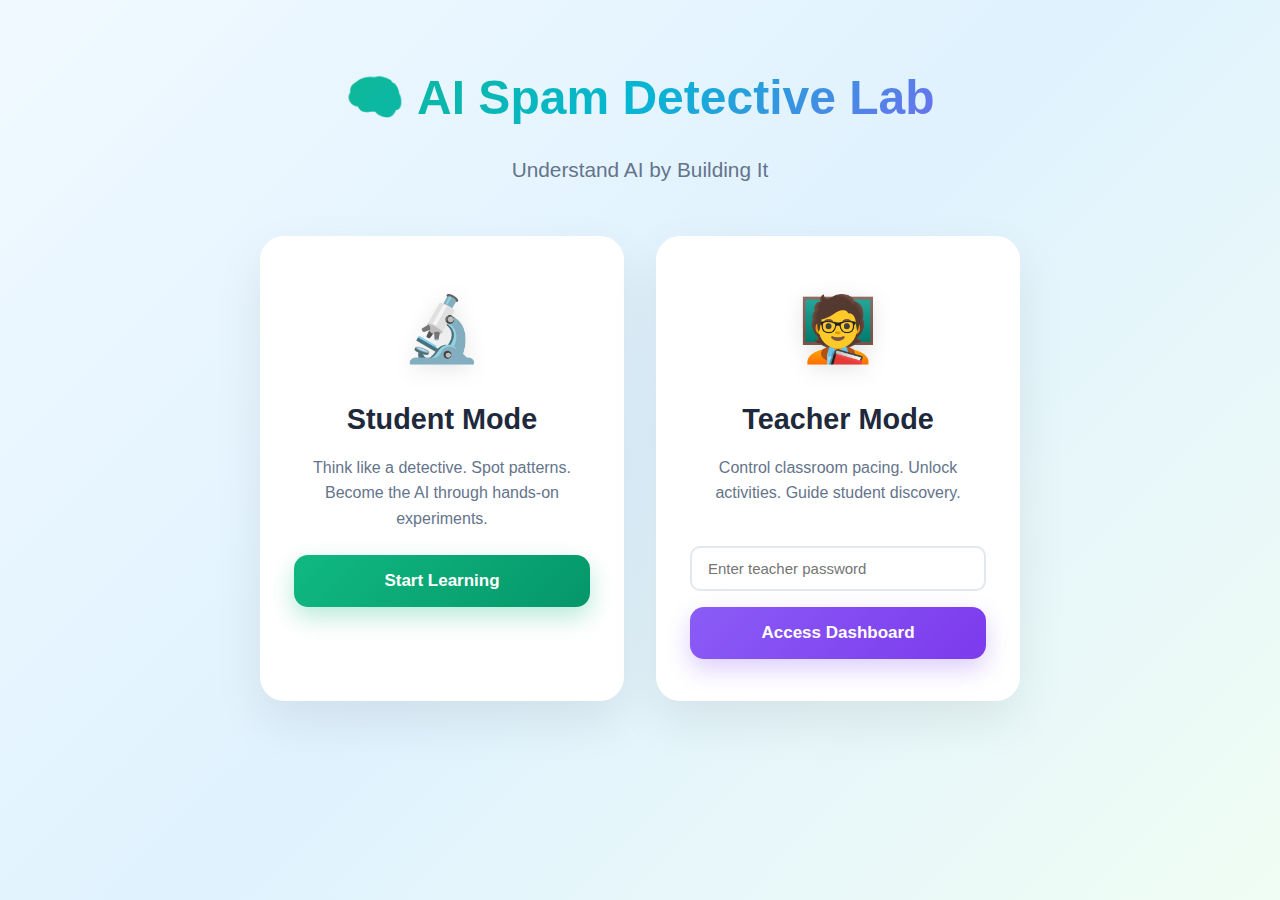
<file: index.html>
<!DOCTYPE html>
<html lang="en">
<head>
  <meta charset="UTF-8">
  <meta name="viewport" content="width=device-width, initial-scale=1.0">
  <title>AI Spam Detective Lab</title>
  <link rel="stylesheet" href="css/base.css">
  <link rel="stylesheet" href="css/theme.css">
  <style>
    .hero {
      text-align: center;
      padding: 60px 20px 40px;
      max-width: 800px;
      margin: 0 auto;
    }

    .hero h1 {
      font-size: 3rem;
      background: linear-gradient(135deg, #10b981, #06b6d4, #8b5cf6);
      -webkit-background-clip: text;
      -webkit-text-fill-color: transparent;
      background-clip: text;
      margin-bottom: 16px;
    }

    .hero .tagline {
      font-size: 1.3rem;
      color: #64748b;
      margin-bottom: 50px;
    }

    .mode-grid {
      display: grid;
      grid-template-columns: repeat(auto-fit, minmax(300px, 1fr));
      gap: 32px;
      margin-top: 50px;
    }

    .mode-card {
      border-radius: 24px;
      padding: 40px 32px;
      background: white;
      box-shadow: 0 20px 50px rgba(0,0,0,0.08);
      text-align: center;
      transition: all 0.3s cubic-bezier(0.4, 0, 0.2, 1);
      border: 2px solid transparent;
    }

    .mode-card:hover {
      transform: translateY(-8px);
      box-shadow: 0 30px 70px rgba(0,0,0,0.12);
      border-color: #10b981;
    }

    .mode-icon {
      font-size: 4rem;
      margin-bottom: 16px;
      filter: drop-shadow(0 4px 10px rgba(0,0,0,0.1));
    }

    .mode-card h2 {
      color: #1e293b;
      margin-bottom: 12px;
      font-size: 1.8rem;
    }

    .mode-card p {
      color: #64748b;
      margin-bottom: 24px;
      line-height: 1.6;
    }

    .teacher-input {
      width: 100%;
      margin-top: 16px;
      margin-bottom: 16px;
    }

    .start-btn {
      background: linear-gradient(135deg, #10b981, #059669);
      color: white;
      padding: 16px 32px;
      border-radius: 14px;
      font-size: 17px;
      font-weight: 600;
      border: none;
      cursor: pointer;
      box-shadow: 0 10px 25px rgba(16,185,129,0.3);
      transition: all 0.3s ease;
      width: 100%;
    }

    .start-btn:hover {
      transform: scale(1.05);
      box-shadow: 0 14px 35px rgba(16,185,129,0.4);
    }

    .teacher-btn {
      background: linear-gradient(135deg, #8b5cf6, #7c3aed);
      box-shadow: 0 10px 25px rgba(139,92,246,0.3);
    }

    .teacher-btn:hover {
      box-shadow: 0 14px 35px rgba(139,92,246,0.4);
    }
  </style>
</head>

<body>
  <div class="container hero">
    <h1>🧠 AI Spam Detective Lab</h1>
    <p class="tagline">Understand AI by Building It</p>

    <div class="mode-grid">
      <!-- STUDENT MODE -->
      <div class="mode-card">
        <div class="mode-icon">🔬</div>
        <h2>Student Mode</h2>
        <p>Think like a detective. Spot patterns. Become the AI through hands-on experiments.</p>
        <button class="start-btn" onclick="startStudent()">Start Learning</button>
      </div>

      <!-- TEACHER MODE -->
      <div class="mode-card">
        <div class="mode-icon">🧑‍🏫</div>
        <h2>Teacher Mode</h2>
        <p>Control classroom pacing. Unlock activities. Guide student discovery.</p>
        
        <input
          class="teacher-input"
          type="password"
          id="adminPass"
          placeholder="Enter teacher password"
          onkeypress="if(event.key==='Enter') login()"
        >
        <button class="start-btn teacher-btn" onclick="login()">Access Dashboard</button>
      </div>
    </div>
  </div>

  <script type="module">
    import { adminLogin } from "./js/admin/auth.js";

    window.login = () => {
      const pass = document.getElementById("adminPass").value;
      if (!pass) {
        alert("⚠️ Please enter the teacher password");
        return;
      }
      adminLogin(pass);
    };

    window.startStudent = () => {
      window.location.href = "student/hour1.html";
    };
  </script>
</body>
</html>
</file>
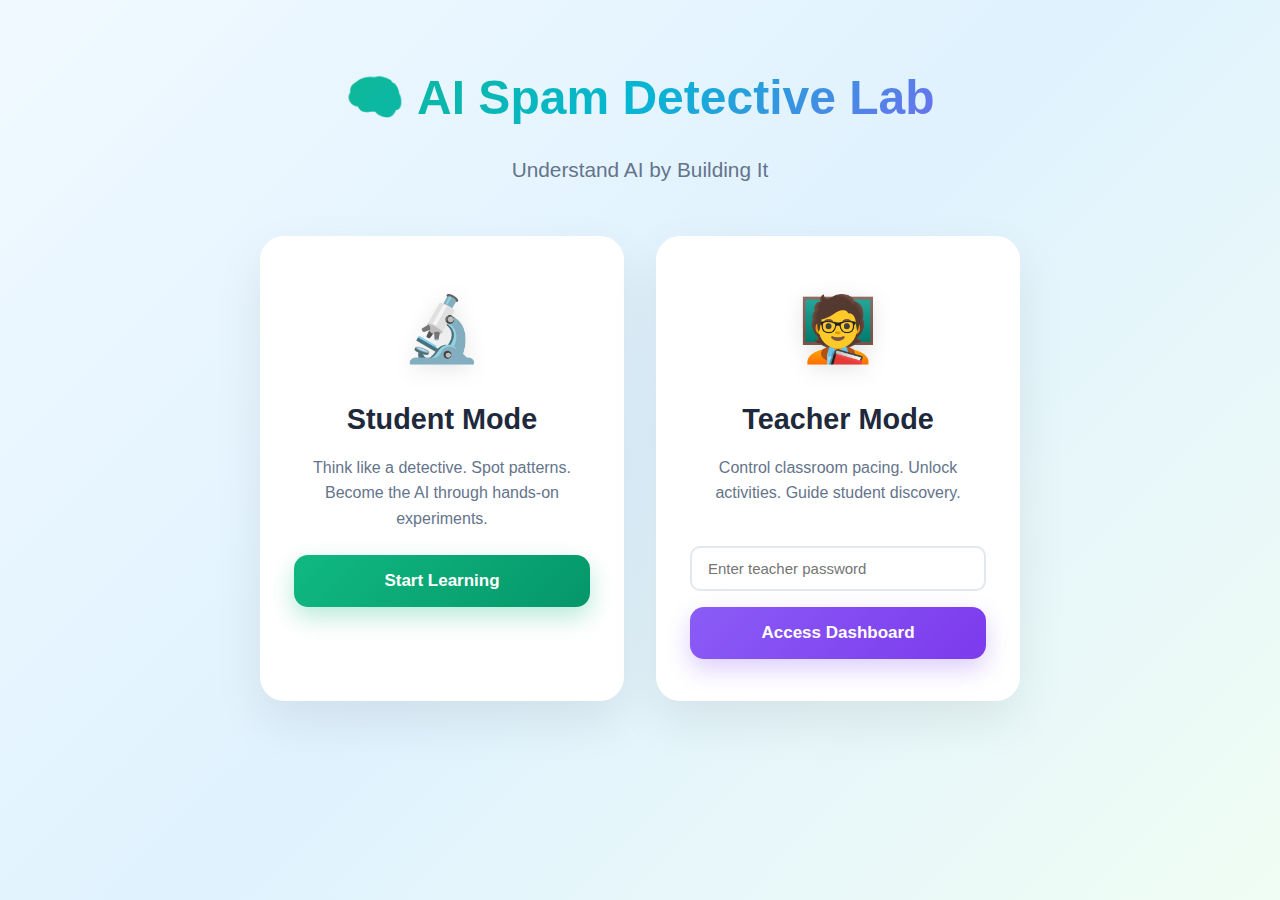
<file: admin/index.html>
<!DOCTYPE html>
<html lang="en">
<head>
  <meta charset="UTF-8">
  <meta name="viewport" content="width=device-width, initial-scale=1.0">
  <title>Teacher Dashboard | AI Spam Lab</title>
  <link rel="stylesheet" href="../css/base.css">
  <link rel="stylesheet" href="../css/theme.css">
  <link rel="stylesheet" href="../css/admin.css">
</head>

<body>
  <div class="container">
    <!-- Admin Header -->
    <div class="admin-header">
      <h1>🧑‍🏫 Teacher Dashboard</h1>
      <p>Control student progress and unlock workshop hours</p>
      <button class="logout-btn" onclick="logout()">Logout</button>
    </div>

    <!-- Hour Control Grid -->
    <div class="admin-grid">
      <!-- Hour 1 -->
      <div class="admin-card">
        <h3>🟢 Hour 1: Human Thinking</h3>
        <span class="status-badge unlocked">Always Unlocked</span>
        <p style="margin-top: 12px; color: #64748b;">
          <strong>Activities 1-3:</strong> Students learn pattern recognition, keyword detection, and why simple rules fail.
        </p>
      </div>

      <!-- Hour 2 -->
      <div class="admin-card">
        <h3>🔵 Hour 2: Machine Perception</h3>
        <span class="status-badge" id="hour2-status">Locked</span>
        
        <div class="unlock-section">
          <p><strong>Unlock Code for Students:</strong></p>
          <div class="unlock-code" id="hour2-code">MACHINE-SIGHT</div>
          
          <div style="display: grid; grid-template-columns: 1fr 1fr; gap: 8px;">
            <button class="unlock-btn locked" id="unlock-hour2" onclick="unlockHour(2)">
              🔓 Unlock Hour 2
            </button>
            <button class="lock-btn" id="lock-hour2" onclick="lockHour(2)" style="display: none;">
              🔒 Lock Hour 2
            </button>
          </div>
        </div>
        
        <p style="margin-top: 16px; color: #64748b; font-size: 0.9rem;">
          <strong>Activities 4-6:</strong> Students create training data, learn tokenization, and understand how AI converts text to numbers.
        </p>
      </div>

      <!-- Hour 3 -->
      <div class="admin-card">
        <h3>🟡 Hour 3: Probability Math</h3>
        <span class="status-badge" id="hour3-status">Locked</span>
        
        <div class="unlock-section">
          <p><strong>Unlock Code for Students:</strong></p>
          <div class="unlock-code" id="hour3-code">PROBABILITY-MATH</div>
          
          <div style="display: grid; grid-template-columns: 1fr 1fr; gap: 8px;">
            <button class="unlock-btn locked" id="unlock-hour3" onclick="unlockHour(3)">
              🔓 Unlock Hour 3
            </button>
            <button class="lock-btn" id="lock-hour3" onclick="lockHour(3)" style="display: none;">
              🔒 Lock Hour 3
            </button>
          </div>
        </div>
        
        <p style="margin-top: 16px; color: #64748b; font-size: 0.9rem;">
          <strong>Activities 7-10:</strong> Students train models, see probabilistic outputs, and learn model interpretability.
        </p>
      </div>

      <!-- Hour 4 -->
      <div class="admin-card">
        <h3>🟣 Hour 4: Bias & Ethics</h3>
        <span class="status-badge" id="hour4-status">Locked</span>
        
        <div class="unlock-section">
          <p><strong>Unlock Code for Students:</strong></p>
          <div class="unlock-code" id="hour4-code">BIAS-ETHICS</div>
          
          <div style="display: grid; grid-template-columns: 1fr 1fr; gap: 8px;">
            <button class="unlock-btn locked" id="unlock-hour4" onclick="unlockHour(4)">
              🔓 Unlock Hour 4
            </button>
            <button class="lock-btn" id="lock-hour4" onclick="lockHour(4)" style="display: none;">
              🔒 Lock Hour 4
            </button>
          </div>
        </div>
        
        <p style="margin-top: 16px; color: #64748b; font-size: 0.9rem;">
          <strong>Activities 11-13:</strong> Students intentionally break the AI, explore bias, and discuss ethical responsibility.
        </p>
      </div>
    </div>

    <!-- Teacher Insights -->
    <div class="insights-section">
      <h2>📚 Teaching Tips</h2>
      
      <div class="insight-item">
        <h3>🎯 Core Philosophy</h3>
        <p>This workshop is designed so students <strong>experience</strong> AI concepts before learning terminology. Don't explain concepts upfront — let discovery happen naturally through activities.</p>
      </div>

      <div class="insight-item">
        <h3>⏱️ Pacing Strategy</h3>
        <p>Each hour builds on the previous one. <strong>Don't skip hours.</strong> The progression is deliberate:</p>
        <ul style="margin-left: 20px; margin-top: 8px; color: #475569;">
          <li><strong>Hour 1 (Activities 1-3):</strong> Builds confidence through pattern recognition</li>
          <li><strong>Hour 2 (Activities 4-6):</strong> Destroys misconception that AI "understands"</li>
          <li><strong>Hour 3 (Activities 7-10):</strong> Introduces probabilistic thinking</li>
          <li><strong>Hour 4 (Activities 11-13):</strong> Develops critical thinking about AI limitations</li>
        </ul>
      </div>

      <div class="insight-item">
        <h3>💬 Discussion Prompts</h3>
        <p><strong>After Hour 1:</strong> "How was your thinking similar to how AI works?"</p>
        <p><strong>After Hour 2:</strong> "Why can't AI understand jokes or sarcasm?"</p>
        <p><strong>After Hour 3:</strong> "Should we trust AI that's 85% confident?"</p>
        <p><strong>After Hour 4:</strong> "Who's responsible when AI makes a mistake?"</p>
      </div>

      <div class="insight-item">
        <h3>🔑 Success Indicators</h3>
        <p>By the end, students should be able to explain:</p>
        <ul style="margin-left: 20px; margin-top: 8px; color: #475569;">
          <li>AI learns from patterns in training data</li>
          <li>AI doesn't "understand" — it processes numbers</li>
          <li>AI gives probabilities, not absolute answers</li>
          <li>Bias in data leads to biased AI</li>
        </ul>
      </div>
    </div>
  </div>

  <script type="module">
    import { requireAdmin, adminLogout } from '../js/admin/auth.js';
    import { getUnlockedHour, unlockSpecificHour, lockHour as lockHourFunc } from '../js/core/unlock.js';

    // Check authentication
    requireAdmin();

    // Update UI based on current state
    function updateStatus() {
      const unlockedHour = getUnlockedHour();
      
      for (let i = 2; i <= 4; i++) {
        const statusBadge = document.getElementById(`hour${i}-status`);
        const unlockBtn = document.getElementById(`unlock-hour${i}`);
        const lockBtn = document.getElementById(`lock-hour${i}`);
        
        if (i <= unlockedHour) {
          // Hour is unlocked
          statusBadge.textContent = 'Unlocked';
          statusBadge.classList.remove('locked');
          statusBadge.classList.add('unlocked');
          
          unlockBtn.style.display = 'none';
          lockBtn.style.display = 'block';
        } else {
          // Hour is locked
          statusBadge.textContent = 'Locked';
          statusBadge.classList.remove('unlocked');
          statusBadge.classList.add('locked');
          
          unlockBtn.style.display = 'block';
          lockBtn.style.display = 'none';
        }
      }
    }

    // Unlock hour function
    window.unlockHour = function(hour) {
      const currentUnlocked = getUnlockedHour();
      
      if (hour <= currentUnlocked) {
        alert(`Hour ${hour} is already unlocked!`);
        return;
      }
      
      if (hour > currentUnlocked + 1) {
        alert(`Please unlock Hour ${hour-1} first. Hours must be unlocked in sequence.`);
        return;
      }
      
      if (confirm(`Unlock Hour ${hour} for all students?`)) {
        unlockSpecificHour(hour);
        updateStatus();
        alert(`✅ Hour ${hour} is now unlocked! Share the code with students.`);
      }
    };

    // Lock hour function
    window.lockHour = function(hour) {
      if (confirm(`Lock Hour ${hour}? This will also lock all hours after it.`)) {
        lockHourFunc(hour);
        updateStatus();
        alert(`🔒 Hour ${hour} and all subsequent hours are now locked.`);
      }
    };

    // Logout function
    window.logout = function() {
      if (confirm('Are you sure you want to logout?')) {
        adminLogout();
      }
    };

    // Initialize
    updateStatus();
  </script>
</body>
</html>
</file>
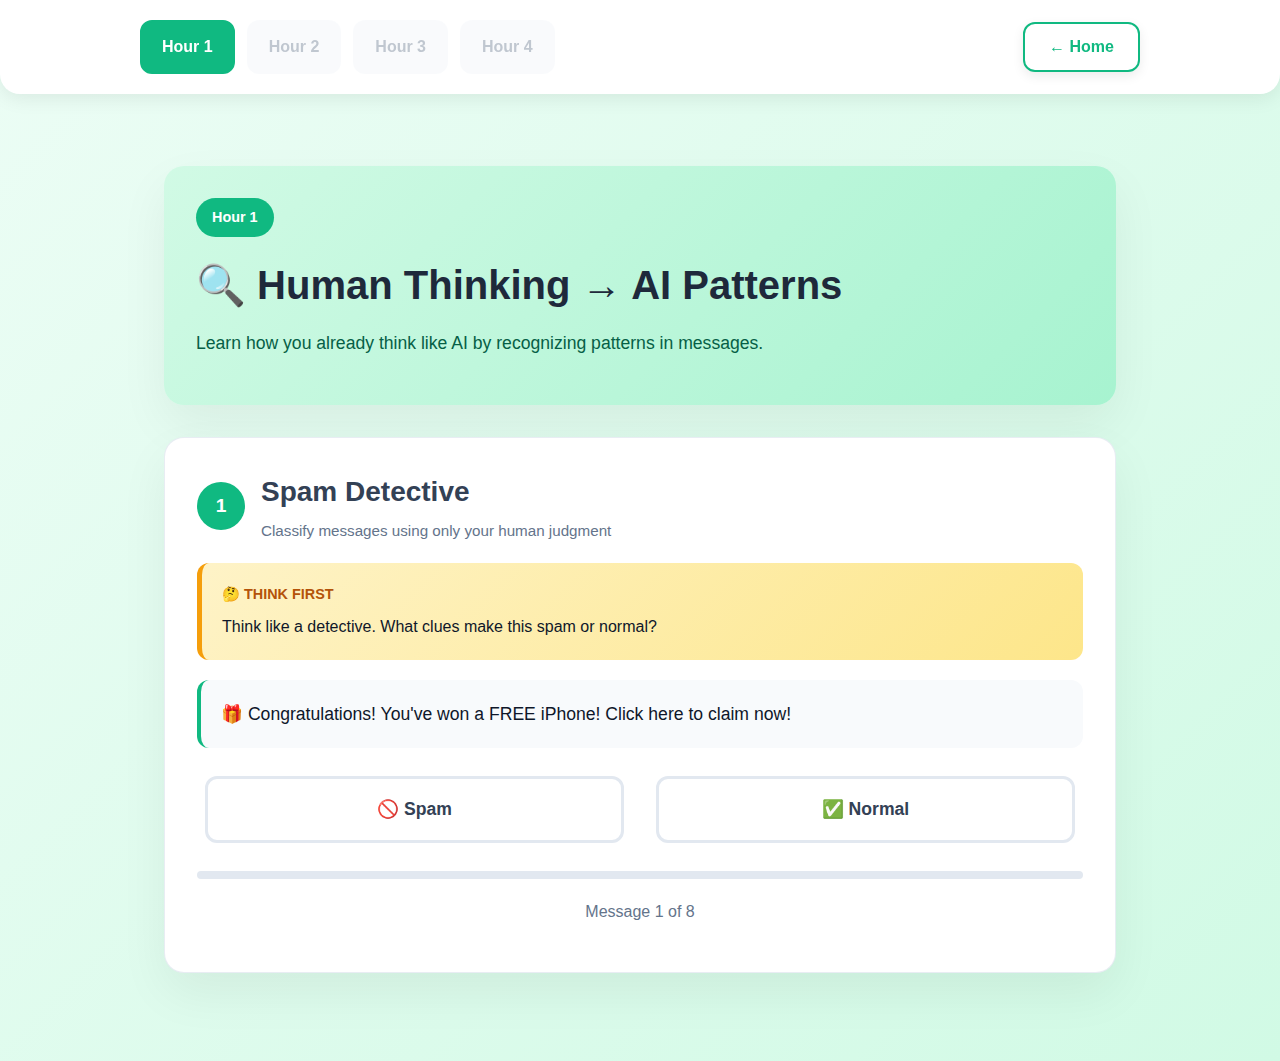
<file: student/hour1.html>
<!DOCTYPE html>
<html lang="en">
<head>
  <meta charset="UTF-8">
  <meta name="viewport" content="width=device-width, initial-scale=1.0">
  <title>Hour 1: Human Thinking | AI Spam Lab</title>
  <link rel="stylesheet" href="../css/base.css">
  <link rel="stylesheet" href="../css/theme.css">
  <link rel="stylesheet" href="../css/student.css">
</head>

<body class="hour-1">
  <!-- Navigation -->
  <div class="hour-nav">
    <div class="hour-nav-content">
      <div class="hour-tabs">
        <div class="hour-tab active">Hour 1</div>
        <div class="hour-tab locked" onclick="checkHourUnlock(2)">Hour 2</div>
        <div class="hour-tab locked" onclick="checkHourUnlock(3)">Hour 3</div>
        <div class="hour-tab locked" onclick="checkHourUnlock(4)">Hour 4</div>
      </div>
      
      <button class="secondary-btn" onclick="window.location.href='../index.html'">
        ← Home
      </button>
    </div>
  </div>

  <div class="container">
    <!-- Hour Header -->
    <div class="card" style="background: linear-gradient(135deg, #d1fae5, #a7f3d0); border: none;">
      <span class="hour-badge">Hour 1</span>
      <h1>🔍 Human Thinking → AI Patterns</h1>
      <p style="font-size: 1.1rem; color: #065f46;">
        Learn how you already think like AI by recognizing patterns in messages.
      </p>
    </div>

    <!-- Activity 1: Human Detective -->
    <section class="card activity-section" id="activity-1">
      <div class="activity-header">
        <div class="activity-number">1</div>
        <div class="activity-title">
          <h2>Spam Detective</h2>
          <p>Classify messages using only your human judgment</p>
        </div>
      </div>
      
      <div id="activity-1-content"></div>
    </section>

    <!-- Activity 2: Keyword Discovery -->
    <section class="card activity-section hidden" id="activity-2">
      <div class="activity-header">
        <div class="activity-number">2</div>
        <div class="activity-title">
          <h2>Keyword Radar</h2>
          <p>Discover which words increase spam probability</p>
        </div>
      </div>
      
      <div id="activity-2-content"></div>
    </section>

    <!-- Activity 3: Why Rules Fail -->
    <section class="card activity-section hidden" id="activity-3">
      <div class="activity-header">
        <div class="activity-number">3</div>
        <div class="activity-title">
          <h2>When Rules Break</h2>
          <p>See why simple rules don't work for complex problems</p>
        </div>
      </div>
      
      <div id="activity-3-content"></div>
    </section>

    <!-- Hour Completion Message -->
    <div class="card hidden" id="hour-complete" style="text-align: center; padding: 60px 40px; background: linear-gradient(135deg, #d1fae5, #a7f3d0);">
      <h2 style="font-size: 2.5rem; margin-bottom: 20px;">🎉</h2>
      <h2>Hour 1 Complete!</h2>
      <p style="font-size: 1.1rem; color: #065f46; margin: 16px 0;">
        You've learned how AI thinking begins with human pattern recognition.
      </p>
      <p style="color: #064e3b; font-weight: 600; margin-top: 24px;">
        Ask your teacher for the Hour 2 unlock code to continue!
      </p>
    </div>
  </div>

  <script type="module">
    import { initActivity1 } from '../js/activities/a01_detective.js';
    import { initActivity2 } from '../js/activities/a02_keywords.js';
    import { initActivity3 } from '../js/activities/a03_rules.js';
    import { isHourUnlocked } from '../js/core/unlock.js';

    // Initialize first activity
    initActivity1(document.getElementById('activity-1-content'));

    // Listen for activity completions
    document.addEventListener('activityComplete', (e) => {
      const completedActivity = e.detail.activity;
      
      if (completedActivity === 1) {
        const activity2 = document.getElementById('activity-2');
        activity2.classList.remove('hidden');
        activity2.classList.add('fade-in');
        initActivity2(document.getElementById('activity-2-content'));
      } else if (completedActivity === 2) {
        const activity3 = document.getElementById('activity-3');
        activity3.classList.remove('hidden');
        activity3.classList.add('fade-in');
        initActivity3(document.getElementById('activity-3-content'));
      } else if (completedActivity === 3) {
        // Show hour completion message
        const completeMsg = document.getElementById('hour-complete');
        completeMsg.classList.remove('hidden');
        completeMsg.classList.add('fade-in');
        completeMsg.scrollIntoView({ behavior: 'smooth' });
      }
    });

    // Check hour unlock
    window.checkHourUnlock = function(hour) {
      if (isHourUnlocked(hour)) {
        window.location.href = `hour${hour}.html`;
      } else {
        alert(`⚠️ Hour ${hour} is locked. Your teacher will provide an unlock code when it's time.`);
      }
    };
  </script>
</body>
</html>
</file>
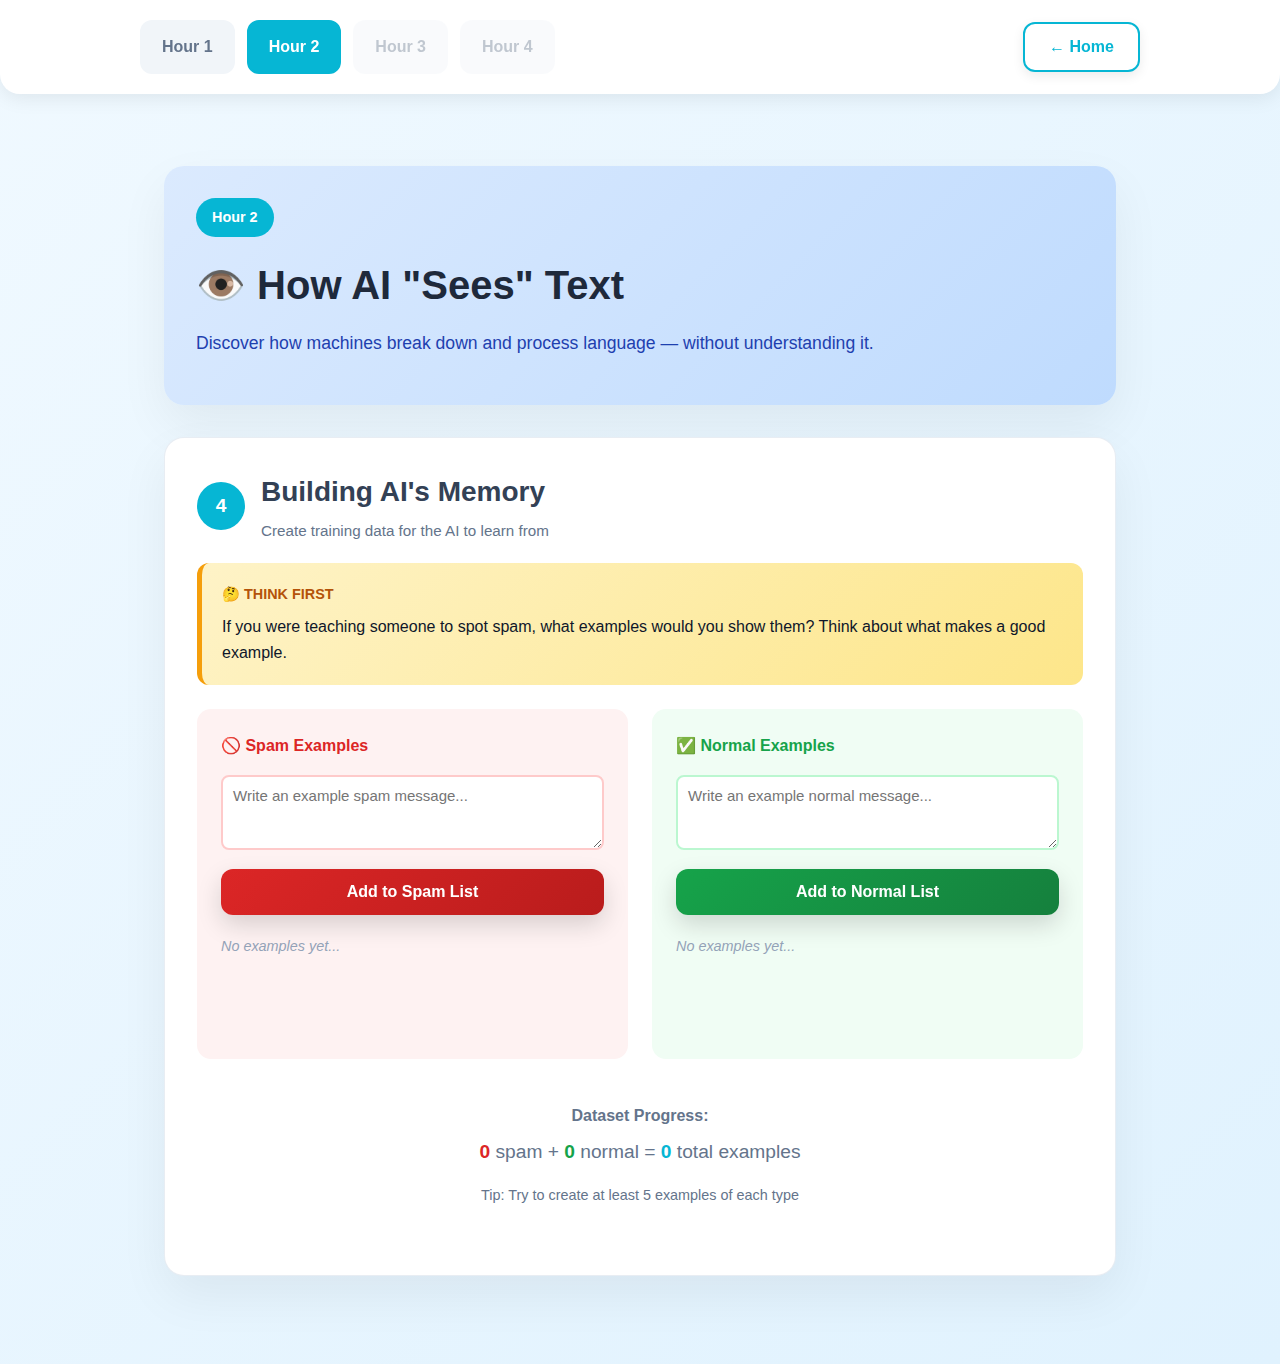
<file: student/hour2.html>
<!DOCTYPE html>
<html lang="en">
<head>
  <meta charset="UTF-8">
  <meta name="viewport" content="width=device-width, initial-scale=1.0">
  <title>Hour 2: Machine Perception | AI Spam Lab</title>
  <link rel="stylesheet" href="../css/base.css">
  <link rel="stylesheet" href="../css/theme.css">
  <link rel="stylesheet" href="../css/student.css">
</head>

<body class="hour-2">
  <!-- Navigation -->
  <div class="hour-nav">
    <div class="hour-nav-content">
      <div class="hour-tabs">
        <div class="hour-tab" onclick="window.location.href='hour1.html'">Hour 1</div>
        <div class="hour-tab active">Hour 2</div>
        <div class="hour-tab locked" onclick="checkHourUnlock(3)">Hour 3</div>
        <div class="hour-tab locked" onclick="checkHourUnlock(4)">Hour 4</div>
      </div>
      
      <button class="secondary-btn" onclick="window.location.href='../index.html'">
        ← Home
      </button>
    </div>
  </div>

  <div class="container">
    <!-- Hour Header -->
    <div class="card" style="background: linear-gradient(135deg, #dbeafe, #bfdbfe); border: none;">
      <span class="hour-badge">Hour 2</span>
      <h1>👁️ How AI "Sees" Text</h1>
      <p style="font-size: 1.1rem; color: #1e40af;">
        Discover how machines break down and process language — without understanding it.
      </p>
    </div>

    <!-- Activity 4: Training Data -->
    <section class="card activity-section" id="activity-4">
      <div class="activity-header">
        <div class="activity-number">4</div>
        <div class="activity-title">
          <h2>Building AI's Memory</h2>
          <p>Create training data for the AI to learn from</p>
        </div>
      </div>
      
      <div id="activity-4-content"></div>
    </section>

    <!-- Activity 5: Tokenization -->
    <section class="card activity-section hidden" id="activity-5">
      <div class="activity-header">
        <div class="activity-number">5</div>
        <div class="activity-title">
          <h2>AI Cannot Read</h2>
          <p>Discover how AI breaks text into tokens</p>
        </div>
      </div>
      
      <div id="activity-5-content"></div>
    </section>

    <!-- Activity 6: Word Counts -->
    <section class="card activity-section hidden" id="activity-6">
      <div class="activity-header">
        <div class="activity-number">6</div>
        <div class="activity-title">
          <h2>Words Become Numbers</h2>
          <p>See how AI converts text to numerical data</p>
        </div>
      </div>
      
      <div id="activity-6-content"></div>
    </section>

    <!-- Hour Completion Message -->
    <div class="card hidden" id="hour-complete" style="text-align: center; padding: 60px 40px; background: linear-gradient(135deg, #dbeafe, #bfdbfe);">
      <h2 style="font-size: 2.5rem; margin-bottom: 20px;">🎉</h2>
      <h2>Hour 2 Complete!</h2>
      <p style="font-size: 1.1rem; color: #1e40af; margin: 16px 0;">
        You've learned that AI doesn't "understand" — it processes numbers and patterns.
      </p>
      <p style="color: #1e3a8a; font-weight: 600; margin-top: 24px;">
        Ask your teacher for the Hour 3 unlock code to continue!
      </p>
    </div>
  </div>

  <script type="module">
    import { initActivity4 } from '../js/activities/a04_dataset.js';
    import { initActivity5 } from '../js/activities/a05_tokenize.js';
    import { initActivity6 } from '../js/activities/a06_counts.js';
    import { isHourUnlocked } from '../js/core/unlock.js';

    // Initialize first activity of hour 2
    initActivity4(document.getElementById('activity-4-content'));

    // Listen for activity completions
    document.addEventListener('activityComplete', (e) => {
      const completedActivity = e.detail.activity;
      
      if (completedActivity === 4) {
        const activity5 = document.getElementById('activity-5');
        activity5.classList.remove('hidden');
        activity5.classList.add('fade-in');
        activity5.scrollIntoView({ behavior: 'smooth' });
        initActivity5(document.getElementById('activity-5-content'));
      } else if (completedActivity === 5) {
        const activity6 = document.getElementById('activity-6');
        activity6.classList.remove('hidden');
        activity6.classList.add('fade-in');
        activity6.scrollIntoView({ behavior: 'smooth' });
        initActivity6(document.getElementById('activity-6-content'));
      } else if (completedActivity === 6) {
        const completeMsg = document.getElementById('hour-complete');
        completeMsg.classList.remove('hidden');
        completeMsg.classList.add('fade-in');
        completeMsg.scrollIntoView({ behavior: 'smooth' });
      }
    });

    // Check hour unlock
    window.checkHourUnlock = function(hour) {
      if (isHourUnlocked(hour)) {
        window.location.href = `hour${hour}.html`;
      } else {
        alert(`⚠️ Hour ${hour} is locked. Your teacher will provide an unlock code when it's time.`);
      }
    };
  </script>
</body>
</html>
</file>
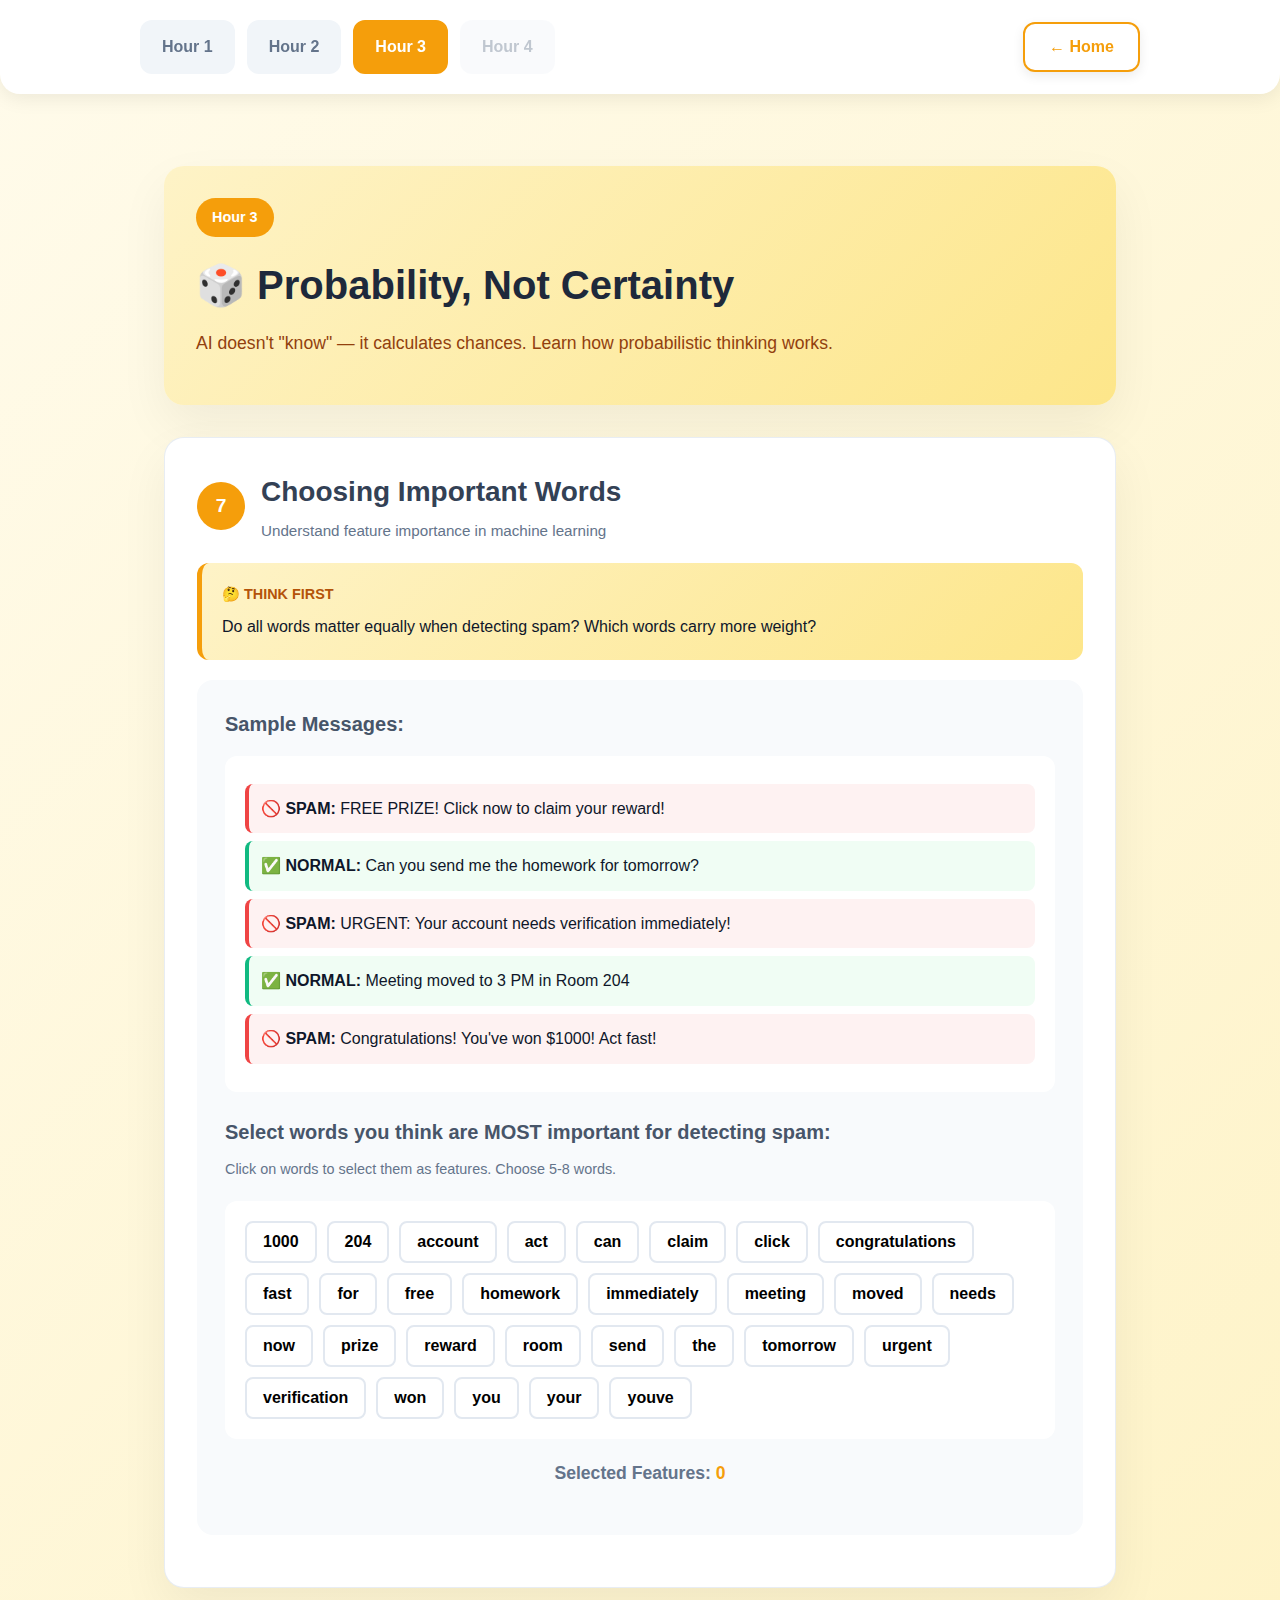
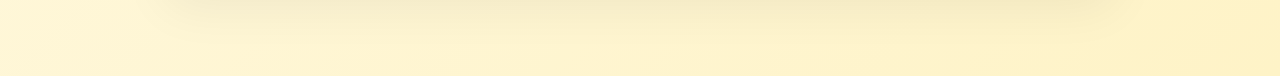
<file: student/hour3.html>
<!DOCTYPE html>
<html lang="en">
<head>
  <meta charset="UTF-8">
  <meta name="viewport" content="width=device-width, initial-scale=1.0">
  <title>Hour 3: Decision Making | AI Spam Lab</title>
  <link rel="stylesheet" href="../css/base.css">
  <link rel="stylesheet" href="../css/theme.css">
  <link rel="stylesheet" href="../css/student.css">
</head>

<body class="hour-3">
  <!-- Navigation -->
  <div class="hour-nav">
    <div class="hour-nav-content">
      <div class="hour-tabs">
        <div class="hour-tab" onclick="window.location.href='hour1.html'">Hour 1</div>
        <div class="hour-tab" onclick="window.location.href='hour2.html'">Hour 2</div>
        <div class="hour-tab active">Hour 3</div>
        <div class="hour-tab locked" onclick="checkHourUnlock(4)">Hour 4</div>
      </div>
      
      <button class="secondary-btn" onclick="window.location.href='../index.html'">
        ← Home
      </button>
    </div>
  </div>

  <div class="container">
    <!-- Hour Header -->
    <div class="card" style="background: linear-gradient(135deg, #fef3c7, #fde68a); border: none;">
      <span class="hour-badge">Hour 3</span>
      <h1>🎲 Probability, Not Certainty</h1>
      <p style="font-size: 1.1rem; color: #92400e;">
        AI doesn't "know" — it calculates chances. Learn how probabilistic thinking works.
      </p>
    </div>

    <!-- Activity 7: Feature Selection -->
    <section class="card activity-section" id="activity-7">
      <div class="activity-header">
        <div class="activity-number">7</div>
        <div class="activity-title">
          <h2>Choosing Important Words</h2>
          <p>Understand feature importance in machine learning</p>
        </div>
      </div>
      
      <div id="activity-7-content"></div>
    </section>

    <!-- Activity 8: Confusion Matrix -->
    <section class="card activity-section hidden" id="activity-8">
      <div class="activity-header">
        <div class="activity-number">8</div>
        <div class="activity-title">
          <h2>When Meaning Breaks</h2>
          <p>Discover AI's limits with sarcasm, tone, and context</p>
        </div>
      </div>
      
      <div id="activity-8-content"></div>
    </section>

    <!-- Activity 9: Training the Model -->
    <section class="card activity-section hidden" id="activity-9">
      <div class="activity-header">
        <div class="activity-number">9</div>
        <div class="activity-title">
          <h2>Training the Model</h2>
          <p>Watch AI learn from your training data</p>
        </div>
      </div>
      
      <div id="activity-9-content"></div>
    </section>

    <!-- Activity 10: Probability -->
    <section class="card activity-section hidden" id="activity-10">
      <div class="activity-header">
        <div class="activity-number">10</div>
        <div class="activity-title">
          <h2>Probability, Not Certainty</h2>
          <p>Understand why AI gives percentages, not answers</p>
        </div>
      </div>
      
      <div id="activity-10-content"></div>
    </section>

    <!-- Hour Completion Message -->
    <div class="card hidden" id="hour-complete" style="text-align: center; padding: 60px 40px; background: linear-gradient(135deg, #fef3c7, #fde68a);">
      <h2 style="font-size: 2.5rem; margin-bottom: 20px;">🎉</h2>
      <h2>Hour 3 Complete!</h2>
      <p style="font-size: 1.1rem; color: #92400e; margin: 16px 0;">
        You've learned how AI makes probabilistic decisions based on training data.
      </p>
      <p style="color: #78350f; font-weight: 600; margin-top: 24px;">
        Ask your teacher for the Hour 4 unlock code to learn about bias and ethics!
      </p>
    </div>
  </div>

  <script type="module">
    import { initActivity7 } from '../js/activities/a07_features.js';
    import { initActivity8 } from '../js/activities/a08_confusion.js';
    import { initActivity9 } from '../js/activities/a09_train.js';
    import { initActivity10 } from '../js/activities/a10_probability.js';
    import { isHourUnlocked } from '../js/core/unlock.js';

    // Initialize first activity of hour 3
    initActivity7(document.getElementById('activity-7-content'));

    // Listen for activity completions
    document.addEventListener('activityComplete', (e) => {
      const completedActivity = e.detail.activity;
      
      if (completedActivity === 7) {
        const activity8 = document.getElementById('activity-8');
        activity8.classList.remove('hidden');
        activity8.classList.add('fade-in');
        activity8.scrollIntoView({ behavior: 'smooth' });
        initActivity8(document.getElementById('activity-8-content'));
      } else if (completedActivity === 8) {
        const activity9 = document.getElementById('activity-9');
        activity9.classList.remove('hidden');
        activity9.classList.add('fade-in');
        activity9.scrollIntoView({ behavior: 'smooth' });
        initActivity9(document.getElementById('activity-9-content'));
      } else if (completedActivity === 9) {
        const activity10 = document.getElementById('activity-10');
        activity10.classList.remove('hidden');
        activity10.classList.add('fade-in');
        activity10.scrollIntoView({ behavior: 'smooth' });
        initActivity10(document.getElementById('activity-10-content'));
      } else if (completedActivity === 10) {
        const completeMsg = document.getElementById('hour-complete');
        completeMsg.classList.remove('hidden');
        completeMsg.classList.add('fade-in');
        completeMsg.scrollIntoView({ behavior: 'smooth' });
      }
    });

    // Check hour unlock
    window.checkHourUnlock = function(hour) {
      if (isHourUnlocked(hour)) {
        window.location.href = `hour${hour}.html`;
      } else {
        alert(`⚠️ Hour ${hour} is locked. Your teacher will provide an unlock code when it's time.`);
      }
    };
  </script>
</body>
</html>
</file>
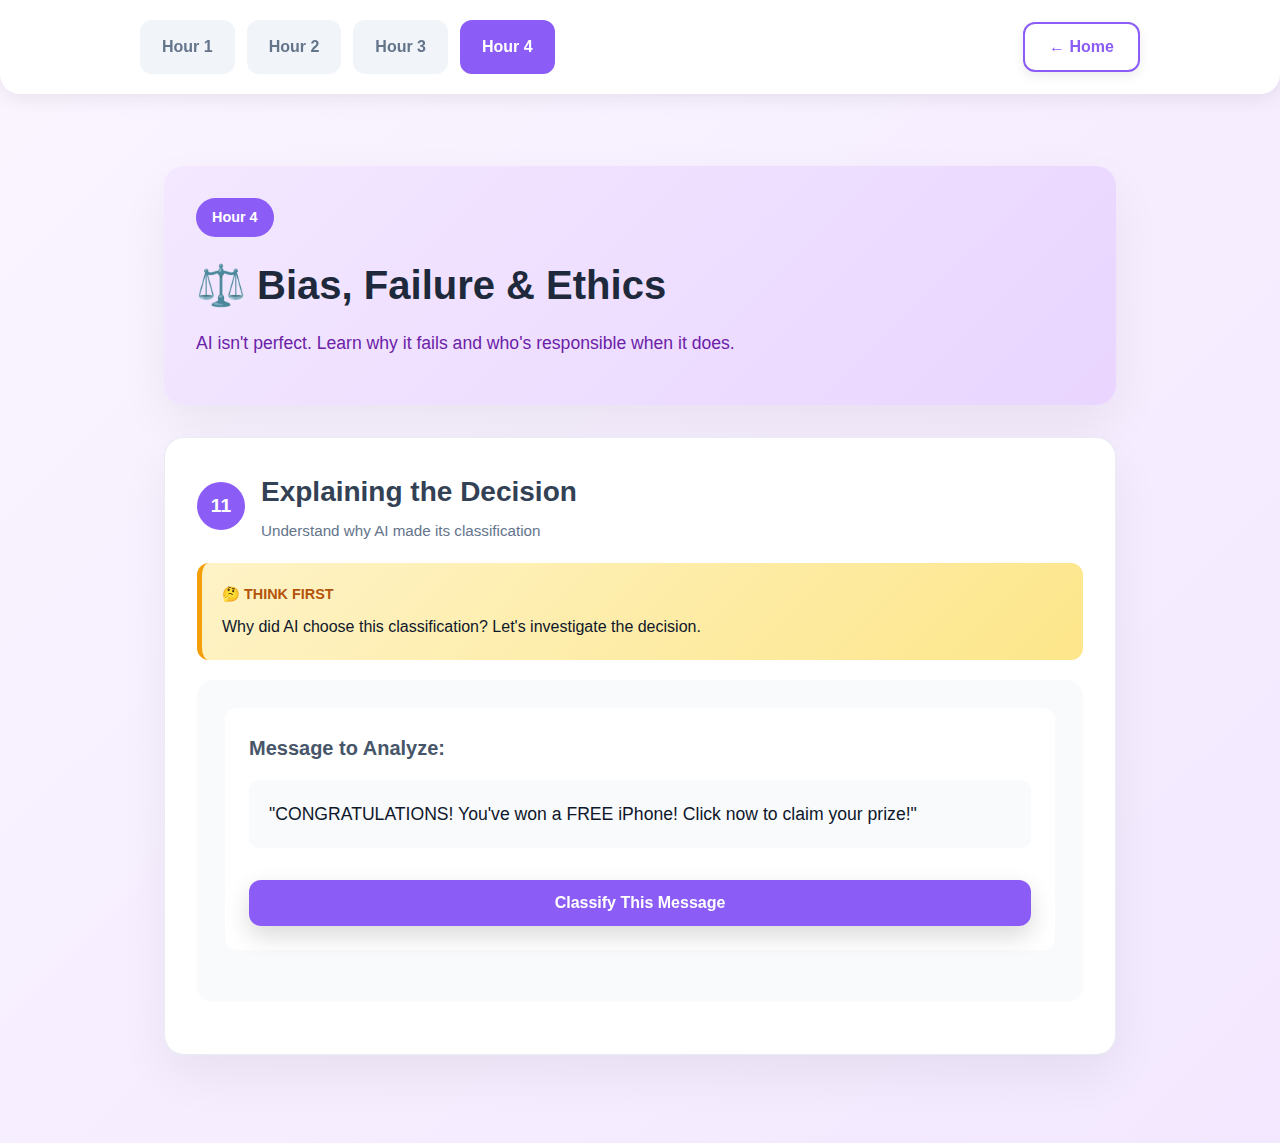
<file: student/hour4.html>
<!DOCTYPE html>
<html lang="en">
<head>
  <meta charset="UTF-8">
  <meta name="viewport" content="width=device-width, initial-scale=1.0">
  <title>Hour 4: Ethics & Responsibility | AI Spam Lab</title>
  <link rel="stylesheet" href="../css/base.css">
  <link rel="stylesheet" href="../css/theme.css">
  <link rel="stylesheet" href="../css/student.css">
</head>

<body class="hour-4">
  <!-- Navigation -->
  <div class="hour-nav">
    <div class="hour-nav-content">
      <div class="hour-tabs">
        <div class="hour-tab" onclick="window.location.href='hour1.html'">Hour 1</div>
        <div class="hour-tab" onclick="window.location.href='hour2.html'">Hour 2</div>
        <div class="hour-tab" onclick="window.location.href='hour3.html'">Hour 3</div>
        <div class="hour-tab active">Hour 4</div>
      </div>
      
      <button class="secondary-btn" onclick="window.location.href='../index.html'">
        ← Home
      </button>
    </div>
  </div>

  <div class="container">
    <!-- Hour Header -->
    <div class="card" style="background: linear-gradient(135deg, #f3e8ff, #e9d5ff); border: none;">
      <span class="hour-badge">Hour 4</span>
      <h1>⚖️ Bias, Failure & Ethics</h1>
      <p style="font-size: 1.1rem; color: #6b21a8;">
        AI isn't perfect. Learn why it fails and who's responsible when it does.
      </p>
    </div>

    <!-- Activity 11: Explainability -->
    <section class="card activity-section" id="activity-11">
      <div class="activity-header">
        <div class="activity-number">11</div>
        <div class="activity-title">
          <h2>Explaining the Decision</h2>
          <p>Understand why AI made its classification</p>
        </div>
      </div>
      
      <div id="activity-11-content"></div>
    </section>

    <!-- Activity 12: Breaking the AI -->
    <section class="card activity-section hidden" id="activity-12">
      <div class="activity-header">
        <div class="activity-number">12</div>
        <div class="activity-title">
          <h2>Breaking the AI</h2>
          <p>Try to fool the spam detector with tricky messages</p>
        </div>
      </div>
      
      <div id="activity-12-content"></div>
    </section>

    <!-- Activity 13: Bias & Ethics -->
    <section class="card activity-section hidden" id="activity-13">
      <div class="activity-header">
        <div class="activity-number">13</div>
        <div class="activity-title">
          <h2>Bias & Ethics</h2>
          <p>Explore real ethical questions about AI responsibility</p>
        </div>
      </div>
      
      <div id="activity-13-content"></div>
    </section>
  </div>

  <script type="module">
    import { initActivity11 } from '../js/activities/a11_explain.js';
    import { initActivity12 } from '../js/activities/a12_break.js';
    import { initActivity13 } from '../js/activities/a13_improve.js';

    // Initialize first activity of hour 4
    initActivity11(document.getElementById('activity-11-content'));

    // Listen for activity completions
    document.addEventListener('activityComplete', (e) => {
      const completedActivity = e.detail.activity;
      
      if (completedActivity === 11) {
        const activity12 = document.getElementById('activity-12');
        activity12.classList.remove('hidden');
        activity12.classList.add('fade-in');
        activity12.scrollIntoView({ behavior: 'smooth' });
        initActivity12(document.getElementById('activity-12-content'));
      } else if (completedActivity === 12) {
        const activity13 = document.getElementById('activity-13');
        activity13.classList.remove('hidden');
        activity13.classList.add('fade-in');
        activity13.scrollIntoView({ behavior: 'smooth' });
        initActivity13(document.getElementById('activity-13-content'));
      }
      // Activity 13 handles its own completion and returns to home
    });
  </script>
</body>
</html>
</file>
<file: css/base.css>
* {
  box-sizing: border-box;
  margin: 0;
  padding: 0;
}

body {
  font-family: -apple-system, BlinkMacSystemFont, "Segoe UI", "Roboto", "Oxygen", "Ubuntu", "Cantarell", sans-serif;
  margin: 0;
  min-height: 100vh;
  background: linear-gradient(135deg, #f0f9ff 0%, #e0f2fe 50%, #f0fdf4 100%);
  color: #0f172a;
  line-height: 1.6;
}

h1 {
  font-size: 2.5rem;
  font-weight: 700;
  margin-bottom: 12px;
  color: #1e293b;
}

h2 {
  font-size: 1.75rem;
  font-weight: 600;
  margin-bottom: 12px;
  color: #334155;
}

h3 {
  font-size: 1.25rem;
  font-weight: 600;
  margin-bottom: 10px;
  color: #475569;
}

p {
  color: #64748b;
  margin-bottom: 16px;
}

.container {
  max-width: 1000px;
  margin: 0 auto;
  padding: 40px 24px;
}

.card {
  background: white;
  border-radius: 20px;
  padding: 32px;
  margin-bottom: 32px;
  box-shadow: 0 20px 50px rgba(0,0,0,0.06);
  transition: all 0.3s cubic-bezier(0.4, 0, 0.2, 1);
  border: 1px solid rgba(226, 232, 240, 0.8);
}

.card:hover {
  transform: translateY(-4px);
  box-shadow: 0 30px 60px rgba(0,0,0,0.1);
}

button {
  border: none;
  padding: 14px 24px;
  border-radius: 12px;
  font-size: 16px;
  font-weight: 600;
  cursor: pointer;
  transition: all 0.2s ease;
  font-family: inherit;
}

button:active {
  transform: scale(0.98);
}

input, textarea {
  padding: 12px 16px;
  border-radius: 10px;
  border: 2px solid #e2e8f0;
  font-size: 15px;
  font-family: inherit;
  transition: border-color 0.2s ease;
  width: 100%;
}

input:focus, textarea:focus {
  outline: none;
  border-color: var(--accent, #06b6d4);
  box-shadow: 0 0 0 3px rgba(6, 182, 212, 0.1);
}

ul {
  list-style: none;
  padding: 0;
}

.hidden {
  display: none !important;
}

.fade-in {
  animation: fadeIn 0.5s ease-in;
}

@keyframes fadeIn {
  from {
    opacity: 0;
    transform: translateY(10px);
  }
  to {
    opacity: 1;
    transform: translateY(0);
  }
}

.pulse {
  animation: pulse 2s infinite;
}

@keyframes pulse {
  0%, 100% {
    opacity: 1;
  }
  50% {
    opacity: 0.5;
  }
}
</file>
<file: css/theme.css>
:root {
  --hour1: #10b981;
  --hour2: #06b6d4;
  --hour3: #f59e0b;
  --hour4: #8b5cf6;
  --accent: var(--hour1);
}

body.hour-1 { 
  --accent: var(--hour1);
  background: linear-gradient(135deg, #ecfdf5 0%, #d1fae5 100%);
}

body.hour-2 { 
  --accent: var(--hour2);
  background: linear-gradient(135deg, #f0f9ff 0%, #e0f2fe 100%);
}

body.hour-3 { 
  --accent: var(--hour3);
  background: linear-gradient(135deg, #fffbeb 0%, #fef3c7 100%);
}

body.hour-4 { 
  --accent: var(--hour4);
  background: linear-gradient(135deg, #faf5ff 0%, #f3e8ff 100%);
}

.primary-btn {
  background: linear-gradient(135deg, var(--accent), var(--accent));
  color: white;
  box-shadow: 0 10px 25px rgba(0,0,0,0.15);
  transition: transform 0.2s ease, box-shadow 0.2s ease;
  filter: brightness(1);
}

.primary-btn:hover {
  transform: translateY(-2px);
  box-shadow: 0 14px 35px rgba(0,0,0,0.2);
  filter: brightness(1.1);
}

.primary-btn:disabled {
  opacity: 0.5;
  cursor: not-allowed;
  transform: none;
}

.secondary-btn {
  background: white;
  color: var(--accent);
  border: 2px solid var(--accent);
  box-shadow: 0 4px 12px rgba(0,0,0,0.08);
}

.secondary-btn:hover {
  background: var(--accent);
  color: white;
  transform: translateY(-2px);
}

.hour-badge {
  display: inline-block;
  padding: 8px 16px;
  border-radius: 20px;
  background: var(--accent);
  color: white;
  font-weight: 600;
  font-size: 0.9rem;
  margin-bottom: 16px;
}

.progress-bar {
  width: 100%;
  height: 8px;
  background: #e2e8f0;
  border-radius: 10px;
  overflow: hidden;
  margin: 20px 0;
}

.progress-fill {
  height: 100%;
  background: linear-gradient(90deg, var(--accent), var(--accent));
  border-radius: 10px;
  transition: width 0.5s ease;
}

.message-card {
  background: #f8fafc;
  border-left: 4px solid var(--accent);
  padding: 20px;
  border-radius: 12px;
  margin: 16px 0;
  font-size: 1.1rem;
}

.choice-btn {
  flex: 1;
  padding: 20px;
  font-size: 1.1rem;
  margin: 8px;
  background: white;
  border: 3px solid #e2e8f0;
  color: #334155;
  transition: all 0.2s ease;
}

.choice-btn:hover {
  border-color: var(--accent);
  background: rgba(0,0,0,0.02);
  transform: scale(1.02);
}

.choice-btn.selected {
  background: var(--accent);
  color: white;
  border-color: var(--accent);
}

.keyword-tag {
  display: inline-block;
  padding: 8px 14px;
  margin: 6px;
  background: var(--accent);
  color: white;
  border-radius: 20px;
  font-weight: 500;
}

.keyword-tag .remove {
  margin-left: 8px;
  cursor: pointer;
  font-weight: bold;
}

.insight-box {
  background: linear-gradient(135deg, rgba(16, 185, 129, 0.1), rgba(16, 185, 129, 0.05));
  border: 2px solid var(--accent);
  border-radius: 16px;
  padding: 24px;
  margin: 24px 0;
}

body.hour-1 .insight-box {
  background: linear-gradient(135deg, rgba(16, 185, 129, 0.1), rgba(16, 185, 129, 0.05));
}

body.hour-2 .insight-box {
  background: linear-gradient(135deg, rgba(6, 182, 212, 0.1), rgba(6, 182, 212, 0.05));
}

body.hour-3 .insight-box {
  background: linear-gradient(135deg, rgba(245, 158, 11, 0.1), rgba(245, 158, 11, 0.05));
}

body.hour-4 .insight-box {
  background: linear-gradient(135deg, rgba(139, 92, 246, 0.1), rgba(139, 92, 246, 0.05));
}

.insight-box h3 {
  color: var(--accent);
  margin-bottom: 12px;
}
</file>
<file: css/admin.css>
/* Teacher Dashboard Styles */

.admin-header {
  background: linear-gradient(135deg, #8b5cf6, #7c3aed);
  color: white;
  padding: 32px;
  border-radius: 20px;
  margin-bottom: 32px;
  box-shadow: 0 20px 50px rgba(139, 92, 246, 0.3);
}

.admin-header h1 {
  color: white;
  margin-bottom: 8px;
}

.admin-header p {
  color: rgba(255,255,255,0.9);
}

.admin-grid {
  display: grid;
  grid-template-columns: repeat(auto-fit, minmax(300px, 1fr));
  gap: 24px;
  margin-bottom: 32px;
}

.admin-card {
  background: white;
  border-radius: 16px;
  padding: 28px;
  box-shadow: 0 10px 30px rgba(0,0,0,0.08);
  border-left: 4px solid var(--accent);
}

.admin-card h3 {
  color: #1e293b;
  margin-bottom: 16px;
}

.unlock-section {
  background: #f8fafc;
  padding: 20px;
  border-radius: 12px;
  margin: 16px 0;
}

.unlock-code {
  background: #1e293b;
  color: #10b981;
  padding: 16px;
  border-radius: 8px;
  font-family: 'Courier New', monospace;
  font-size: 1.2rem;
  font-weight: bold;
  text-align: center;
  letter-spacing: 2px;
  margin: 12px 0;
}

.unlock-btn {
  width: 100%;
  padding: 14px;
  margin-top: 12px;
  background: linear-gradient(135deg, #10b981, #059669);
  color: white;
  border: none;
  border-radius: 10px;
  font-weight: 600;
  cursor: pointer;
  transition: all 0.2s ease;
}

.unlock-btn:hover {
  transform: translateY(-2px);
  box-shadow: 0 8px 20px rgba(16,185,129,0.3);
}

.unlock-btn.locked {
  background: linear-gradient(135deg, #ef4444, #dc2626);
}

.unlock-btn.locked:hover {
  box-shadow: 0 8px 20px rgba(239,68,68,0.3);
}

.unlock-btn:disabled {
  opacity: 0.6;
  cursor: not-allowed;
  transform: none !important;
}

.lock-btn {
  width: 100%;
  padding: 14px;
  margin-top: 12px;
  background: linear-gradient(135deg, #64748b, #475569);
  color: white;
  border: none;
  border-radius: 10px;
  font-weight: 600;
  cursor: pointer;
  transition: all 0.2s ease;
}

.lock-btn:hover {
  transform: translateY(-2px);
  box-shadow: 0 8px 20px rgba(100,116,139,0.3);
  background: linear-gradient(135deg, #ef4444, #dc2626);
}

.status-badge {
  display: inline-block;
  padding: 6px 12px;
  border-radius: 12px;
  font-size: 0.85rem;
  font-weight: 600;
}

.status-badge.unlocked {
  background: #d1fae5;
  color: #065f46;
}

.status-badge.locked {
  background: #fee2e2;
  color: #991b1b;
}

.insights-section {
  background: linear-gradient(135deg, #fef3c7, #fde68a);
  border-radius: 16px;
  padding: 28px;
  margin: 32px 0;
}

.insights-section h2 {
  color: #92400e;
  margin-bottom: 16px;
}

.insight-item {
  background: white;
  padding: 20px;
  border-radius: 12px;
  margin: 16px 0;
  border-left: 4px solid #f59e0b;
}

.insight-item h3 {
  color: #92400e;
  margin-bottom: 12px;
}

.insight-item p {
  color: #475569;
  line-height: 1.7;
  margin-bottom: 12px;
}

.insight-item ul {
  list-style: disc;
  margin-left: 20px;
  color: #475569;
}

.logout-btn {
  background: #ef4444;
  color: white;
  padding: 12px 24px;
  border-radius: 10px;
  border: none;
  font-weight: 600;
  cursor: pointer;
  transition: all 0.2s ease;
}

.logout-btn:hover {
  background: #dc2626;
  transform: translateY(-2px);
}

@media (max-width: 768px) {
  .admin-grid {
    grid-template-columns: 1fr;
  }
}
</file>
<file: css/student.css>
/* Student Interface Styles */

.hour-nav {
  position: sticky;
  top: 0;
  background: white;
  padding: 20px;
  box-shadow: 0 4px 20px rgba(0,0,0,0.08);
  z-index: 100;
  margin-bottom: 32px;
  border-radius: 0 0 20px 20px;
}

.hour-nav-content {
  max-width: 1000px;
  margin: 0 auto;
  display: flex;
  justify-content: space-between;
  align-items: center;
  flex-wrap: wrap;
  gap: 16px;
}

.hour-tabs {
  display: flex;
  gap: 12px;
}

.hour-tab {
  padding: 12px 20px;
  border-radius: 12px;
  background: #f1f5f9;
  color: #64748b;
  font-weight: 600;
  cursor: pointer;
  transition: all 0.2s ease;
  border: 2px solid transparent;
}

.hour-tab.active {
  background: var(--accent);
  color: white;
  border-color: var(--accent);
}

.hour-tab.locked {
  opacity: 0.4;
  cursor: not-allowed;
}

.activity-section {
  margin-bottom: 48px;
  opacity: 1;
}

.activity-header {
  display: flex;
  align-items: center;
  gap: 16px;
  margin-bottom: 20px;
}

.activity-number {
  width: 48px;
  height: 48px;
  border-radius: 50%;
  background: var(--accent);
  color: white;
  display: flex;
  align-items: center;
  justify-content: center;
  font-weight: bold;
  font-size: 1.2rem;
  flex-shrink: 0;
}

.activity-title {
  flex: 1;
}

.activity-title h2 {
  margin-bottom: 4px;
}

.activity-title p {
  color: #64748b;
  font-size: 0.95rem;
  margin-bottom: 0;
}

.think-prompt {
  background: linear-gradient(135deg, #fef3c7, #fde68a);
  border-left: 5px solid #f59e0b;
  padding: 20px;
  border-radius: 12px;
  margin: 20px 0;
}

.think-prompt::before {
  content: "🤔 THINK FIRST";
  display: block;
  font-weight: bold;
  color: #b45309;
  margin-bottom: 8px;
  font-size: 0.9rem;
}

.interaction-area {
  background: #f8fafc;
  border-radius: 16px;
  padding: 28px;
  margin: 20px 0;
}

.result-reveal {
  background: linear-gradient(135deg, #dbeafe, #bfdbfe);
  border-left: 5px solid #3b82f6;
  padding: 24px;
  border-radius: 12px;
  margin: 24px 0;
}

.result-reveal::before {
  content: "👀 SEE WHAT HAPPENS";
  display: block;
  font-weight: bold;
  color: #1e40af;
  margin-bottom: 12px;
  font-size: 0.9rem;
}

.message-grid {
  display: grid;
  gap: 16px;
}

.choice-grid {
  display: grid;
  grid-template-columns: 1fr 1fr;
  gap: 16px;
  margin: 20px 0;
}

.input-group {
  display: flex;
  gap: 12px;
  margin: 16px 0;
}

.input-group input {
  flex: 1;
}

.keyword-display {
  display: flex;
  flex-wrap: wrap;
  gap: 10px;
  margin: 20px 0;
  min-height: 60px;
  padding: 16px;
  background: white;
  border-radius: 12px;
  border: 2px dashed #e2e8f0;
}

.empty-state {
  width: 100%;
  text-align: center;
  color: #94a3b8;
  padding: 20px;
  font-style: italic;
}

.probability-display {
  text-align: center;
  padding: 32px;
  background: white;
  border-radius: 16px;
  margin: 24px 0;
}

.probability-number {
  font-size: 4rem;
  font-weight: bold;
  color: var(--accent);
  margin: 16px 0;
}

.probability-label {
  font-size: 1.2rem;
  color: #64748b;
  font-weight: 600;
}

mark {
  background: #fef3c7;
  padding: 2px 4px;
  border-radius: 3px;
}

@media (max-width: 768px) {
  .choice-grid {
    grid-template-columns: 1fr;
  }
  
  .hour-tabs {
    width: 100%;
    justify-content: center;
  }
  
  .hour-nav-content {
    flex-direction: column;
  }
  
  .activity-number {
    width: 40px;
    height: 40px;
    font-size: 1rem;
  }
}
</file>
